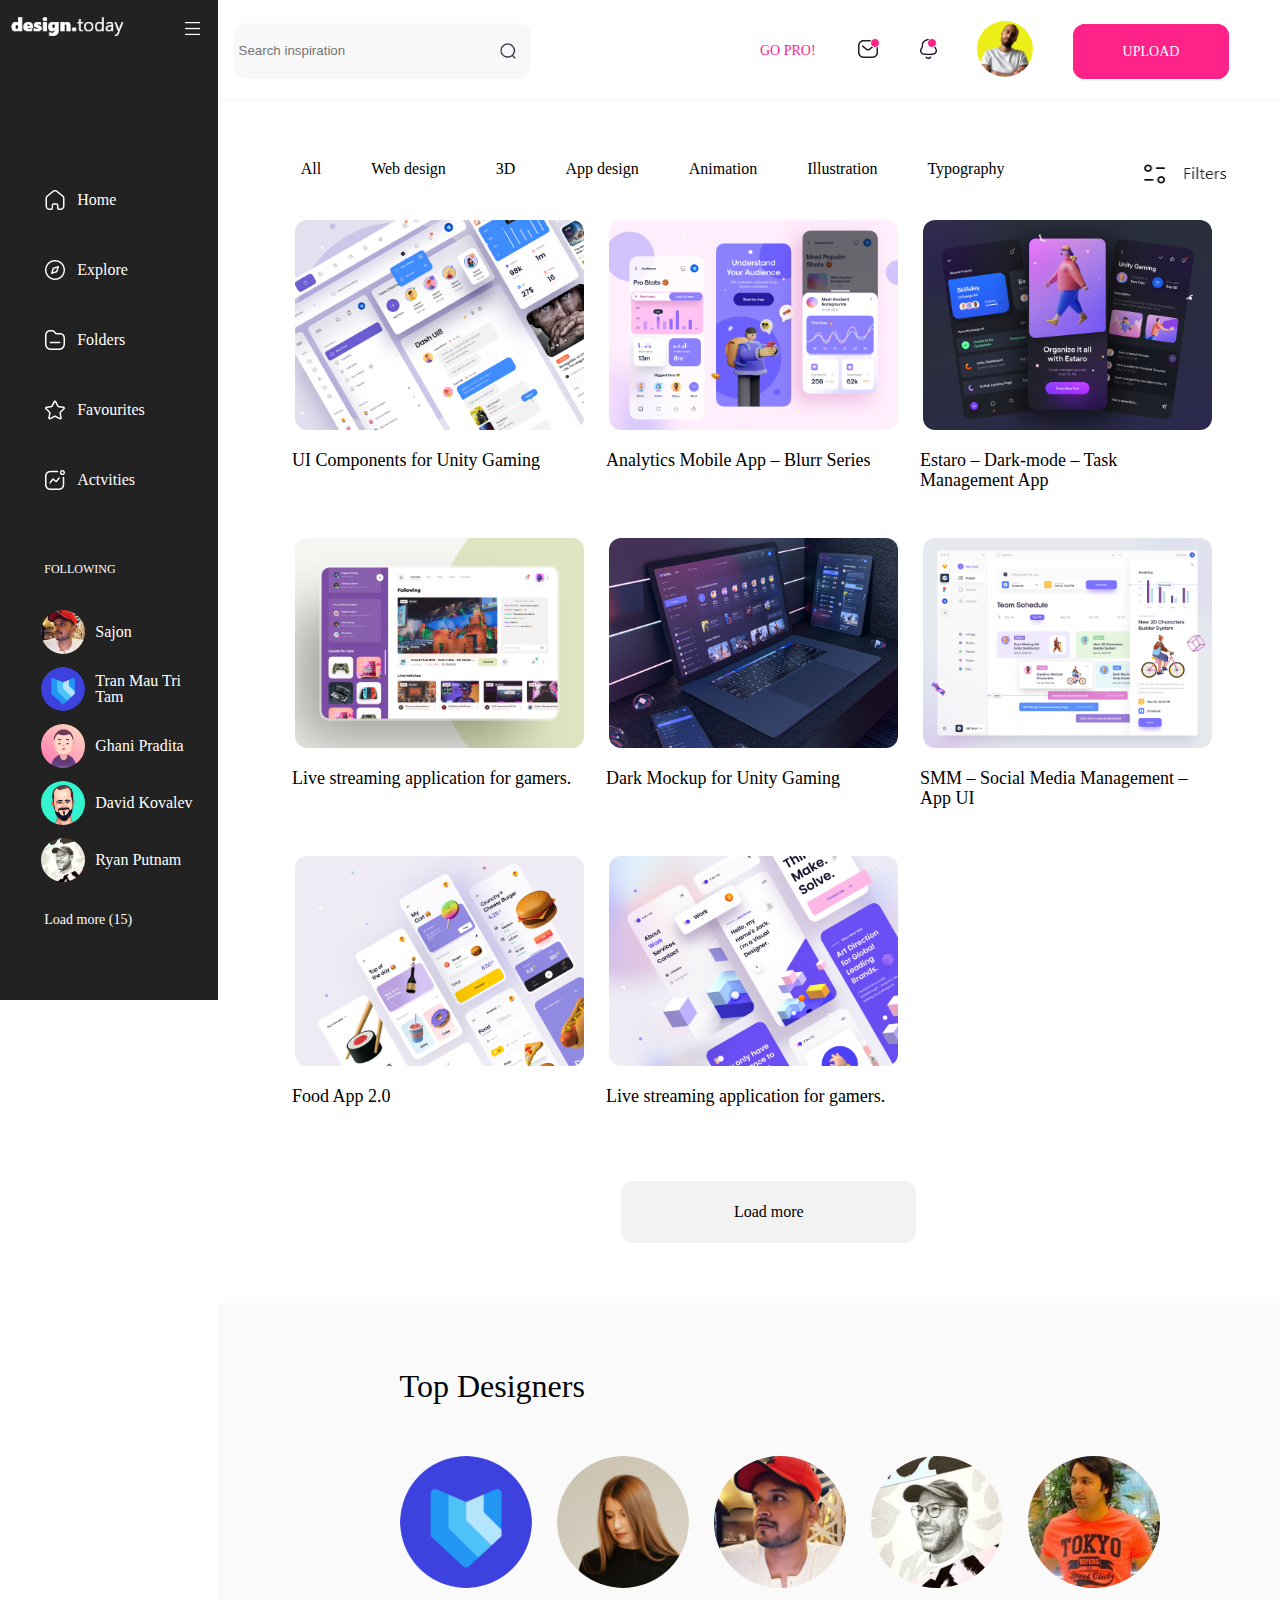
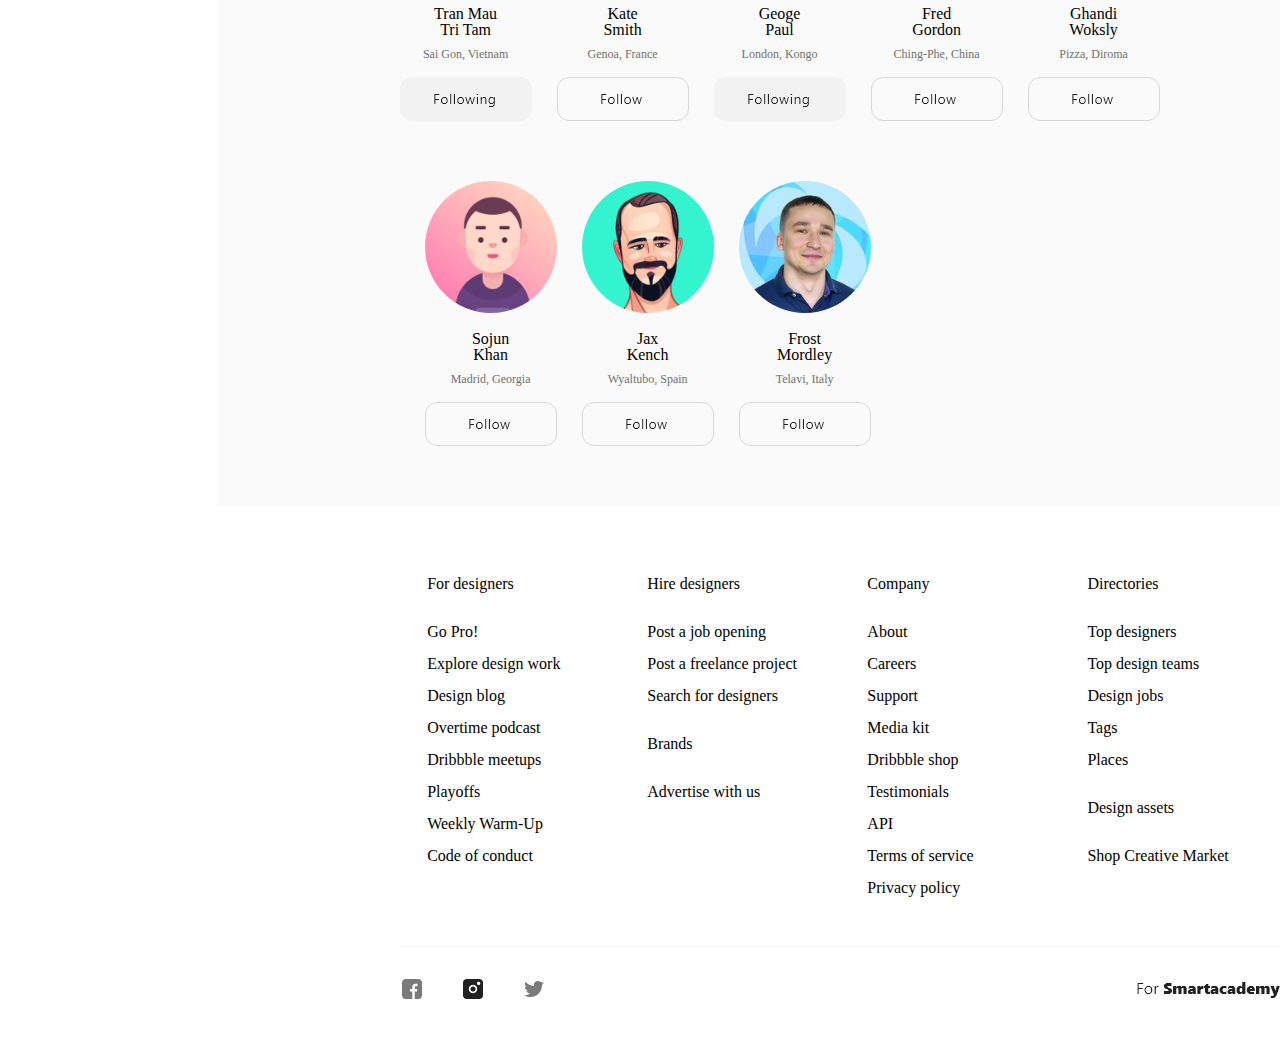
<file: index.html>
<!DOCTYPE html>
<html lang="en">
<head>
    <link rel="stylesheet" href="./css/reset.css">
    <link rel="stylesheet" href="./css/style.css">
    <meta charset="UTF-8">
    <meta http-equiv="X-UA-Compatible" content="IE=edge">
    <meta name="viewport" content="width=device-width, initial-scale=1.0">
    <title>PageOne</title>
</head>
<body>
    <section class="section1">
        <div class="blackdiv">
            <div class="blacktop">
                <div class="numone">
                    <img class="designtoday" src="./images/design.today.png" alt="Logo">
                </div>
                <div class="numtwo">
                    <img class="burgericon" src="./images/Group 7.png" alt="BurgerIcon">
                </div>
            </div>
            <div class="menu">
                <div class="home">
                    <img class="icon" src="./images/Component 5 – 2.png" alt="home">
                    <p class="list"> Home </p>   
                </div>
                <div class="home1">
                    <img class="icon" src="./images/Component 3 – 2.png" alt="explore">
                    <p class="list"> Explore </p>   
                </div>
                <div class="home1">
                    <img class="icon" src="./images/Component 4 – 2.png" alt="ImageNotLoaded">
                    <p class="list"> Folders </p>   
                </div>
                <div class="home1">
                    <img class="icon" src="./images/Component 8 – 2.png" alt="ImageNotLoaded">
                    <p class="list"> Favourites </p>   
                </div>
                <div class="home1">
                    <img class="icon" src="./images/Component 1 – 2.png" alt="ImageNotLoaded">
                    <p class="list"> Actvities </p>   
                </div>
                <p class="follow">FOLLOWING</p>
                <div class="home3">
                    <img class="profile" src="./images/Rectangle 40.png" alt="ImageNotLoaded">
                    <p class="list"> Sajon </p>   
                </div>
                <div class="home2">
                    <img class="profile" src="./images/Rectangle 41.png" alt="ImageNotLoaded">
                    <p class="list55"> Tran Mau Tri Tam  </p>   
                </div>
                <div class="home2">
                    <img class="profile" src="./images/Rectangle 42.png" alt="ImageNotLoaded">
                    <p class="list"> Ghani Pradita </p>   
                </div>
                <div class="home2">
                    <img class="profile" src="./images/Rectangle 43.png" alt="ImageNotLoaded">
                    <p class="list"> David Kovalev </p>   
                </div>
                <div class="home2">
                    <img class="profile" src="./images/Rectangle 44.png" alt="ImageNotLoaded">
                    <p class="list"> Ryan Putnam </p>   
                </div>
                <p class="loadmore">Load more (15)</p>
            </div>
        </div>
        <div class="rightdiv">
            <header>
                <input class="search" type="search" placeholder="Search inspiration" >
                <input class="search1" type="search" placeholder="Search " >
                <nav>
                    <ul>
                        <li class="pink">GO PRO!</li>
                        <li class="secli"> 
                            <div class="messages">
                                <img  src="./images/Component 11 – 2.png" alt="ImageNotLoaded">
                                <div class="notification">
                                    <img  src="./images/Ellipse 2.png" alt="ImageNotLoaded">
                                </div>
                            </div>
                        </li>    
                        <li class="secli">
                            <div class="messages">
                                <img  src="./images/Notification.png" alt="ImageNotLoaded">
                                <div class="notificat">
                                    <img  src="./images/Ellipse 2.png" alt="ImageNotLoaded">
                                </div>
                            </div>
                        </li>
                        <li class="secli"> <a href="./page2.html"><img class="profpic" src="./images/Group 33.png" alt="ImageNotLoaded"></a></li>
                        <li class="secli">
                            <input type="file" id="files" hidden>
                            <label class="fileid" for="files">UPLOAD</label>
                                
                            </label>
                        </li>
                    </ul>
                </nav>
                <div class="numtwo2">
                    <img class="burgericon" src="./images3/images.png" alt="BurgerIcon">
                </div>
            </header>  
                <div class="navdiv">
                    <div class="per">
                        <div>
                            <h6 class="h6">All</h6>
                        </div>
                        <div>
                            <h6 class="h6">Web design</h6>
                        </div>
                        <div>
                            <h6 class="h6">3D</h6>
                        </div>
                        <div>
                            <h6 class="h6">App design</h6>
                        </div>
                        <div>
                            <h6 class="h6">Animation</h6>
                        </div>
                        <div>
                            <h6 class="h6">Illustration</h6>
                        </div>
                        <div>
                            <h6 class="h6">Typography</h6>
                        </div>
                    </div>
                    <img class="filter" src="./images/Group 19.png" alt="ImageNotLoaded">
                </div> 
                <div class="sectiondiv">
                    <div class="kubiki1">
                        <img class="kubikfoto" src="./images/Rectangle 45.png" alt="ImageNotLoaded">
                        <h5>UI Components for Unity Gaming</h5>
                    </div>
                    <div class="kubiki1">
                        <img class="kubikfoto" src="./images/Rectangle 46.png" alt="ImageNotLoaded">
                        <h5>Analytics Mobile App – Blurr Series</h5>
                    </div>
                    <div class="kubiki1">
                        <img class="kubikfoto" src="./images/Rectangle 47.png" alt="ImageNotLoaded">
                        <h5>Estaro – Dark-mode – Task Management App</h5>
                    </div>
                    <div class="kubiki3">
                        <img class="kubikfoto" src="./images/Rectangle 48.png" alt="ImageNotLoaded">
                        <h5>Live streaming application for gamers.</h5>
                    </div>
                    <div class="kubiki">
                        <img class="kubikfoto" src="./images2/Rectangle 45.png" alt="ImageNotLoaded">
                        <h5>Dark Mockup for Unity Gaming</h5>
                    </div>
                    <div class="kubiki">
                        <img class="kubikfoto" src="./images2/Rectangle 46.png" alt="ImageNotLoaded">
                        <h5>SMM – Social Media Management – App UI</h5>
                    </div>
                    <div class="kubiki">
                        <img class="kubikfoto" src="./images2/Rectangle 47.png" alt="ImageNotLoaded">
                        <h5>Food App 2.0 </h5>
                    </div>
                    <div class="kubiki4">
                        <img class="kubikfoto" src="./images2/Rectangle 48.png" alt="ImageNotLoaded">
                        <h5>Live streaming application for gamers.</h5>
                    </div>
                </div>
                <div class="loadmore1">
                    Load more
                </div>

                <div class="top">
                    <h4 class="topdesigners">Top Designers</h4>
                    <div class="following">
                        <div class="profilefollow">
                            <img class="profimage" src="./images3/Rectangle 65.png" alt="ImageNotLoaded">
                            <h3>Tran Mau <br> Tri Tam </h3>
                            <h2 class="locat">Sai Gon, Vietnam</h2>
                            <img class="followimg" src="./images3/Group 26.png" alt="ImageNotLoaded">
                        </div>
                        <div class="profilefollow1">
                            <img class="profimage" src="./images3/Rectangle 66.png" alt="ImageNotLoaded">
                            <h3>Kate <br> Smith </h3>
                            <h2 class="locat">Genoa, France</h2>
                            <img class="followimg" src="./images3/Group 27.png" alt="ImageNotLoaded">
                        </div>
                        <div class="profilefollow1">
                            <img class="profimage" src="./images3/Rectangle 67.png" alt="ImageNotLoaded">
                            <h3>Geoge <br> Paul </h3>
                            <h2 class="locat">London, Kongo</h2>
                            <img class="followimg" src="./images3/Group 26.png" alt="ImageNotLoaded">
                        </div>
                        <div class="profilefollow1">
                            <img class="profimage" src="./images3/Rectangle 68.png" alt="ImageNotLoaded">
                            <h3>Fred <br> Gordon </h3>
                            <h2 class="locat">Ching-Phe, China</h2>
                            <img class="followimg" src="./images3/Group 27.png" alt="ImageNotLoaded">
                        </div>
                        <div class="profilefollow1">
                            <img class="profimage" src="./images3/Rectangle 69.png" alt="ImageNotLoaded">
                            <h3> Ghandi <br> Woksly </h3>
                            <h2 class="locat">Pizza, Diroma</h2>
                            <img class="followimg" src="./images3/Group 27.png" alt="ImageNotLoaded">
                        </div>
                        <div class="profilefollow1">
                            <img class="profimage" src="./images3/Rectangle 70.png" alt="ImageNotLoaded">
                            <h3>Sojun <br> Khan </h3>
                            <h2 class="locat">Madrid, Georgia</h2>
                            <img class="followimg" src="./images3/Group 27.png" alt="ImageNotLoaded">
                        </div>
                        <div class="profilefollow1">
                            <img class="profimage" src="./images3/Rectangle 71.png" alt="ImageNotLoaded">
                            <h3>Jax <br> Kench </h3>
                            <h2 class="locat">Wyaltubo, Spain</h2>
                            <img class="followimg" src="./images3/Group 27.png" alt="ImageNotLoaded">
                        </div>
                        <div class="profilefollow1">
                            <img class="profimage" src="./images3/Rectangle 72.png" alt="ImageNotLoaded">
                            <h3>Frost <br> Mordley </h3>
                            <h2 class="locat">Telavi, Italy</h2>
                            <img class="followimg" src="./images3/Group 27.png" alt="ImageNotLoaded">
                        </div>
                    </div>
                </div>
                <footer>
                    <div class="texture">
                        <div>For designers <br> <br> <br>
                            Go Pro! <br> <br>
                            Explore design work <br> <br>
                            Design blog <br> <br>
                            Overtime podcast <br> <br>
                            Dribbble meetups <br> <br>
                            Playoffs <br> <br>
                            Weekly Warm-Up <br> <br>
                            Code of conduct</div> 
                        <div> Hire designers <br> <br> <br>
                            Post a job opening <br> <br>
                            Post a freelance project <br> <br>
                            Search for designers <br> <br> <br>
                            Brands<br> <br> <br>
                            Advertise with us
                        </div>
                        <div>
                            Company <br> <br> <br>
                            About <br> <br>
                            Careers <br> <br>
                            Support <br> <br>
                            Media kit <br> <br>
                            Dribbble shop <br> <br>
                            Testimonials <br> <br>
                            API <br> <br>
                            Terms of service <br> <br>
                            Privacy policy 
                        </div>
                        <div>
                            Directories <br> <br> <br>
                            Top designers <br> <br>
                            Top design teams <br> <br>
                            Design jobs <br> <br>
                            Tags <br> <br>
                            Places <br> <br> <br>
                            Design assets <br> <br> <br>
                            Shop Creative Market
                        </div>

                    </div>
                    <div class="footerdiv">
                        <div><a href="https://www.facebook.com/"><img class="er" src="./images3/Component 12 – 2.png" alt="ImageNotLoaded"></a>
                            <a href="https://www.instagram.com/"><img class="er" src="./images3/Component 13 – 2.png" alt="ImageNotLoaded"></a>
                            <a href="https://twitter.com/"><img class="er" src="./images3/Component 14 – 2.png" alt="ImageNotLoaded"></a></div>
                        <div><img class="px" src="./images3/For Smartacademy.png" alt="ImageNotLoaded"></div>
                        
                    </div>
                </footer>

        </div>
    </section>
</body>
</html>
</file>
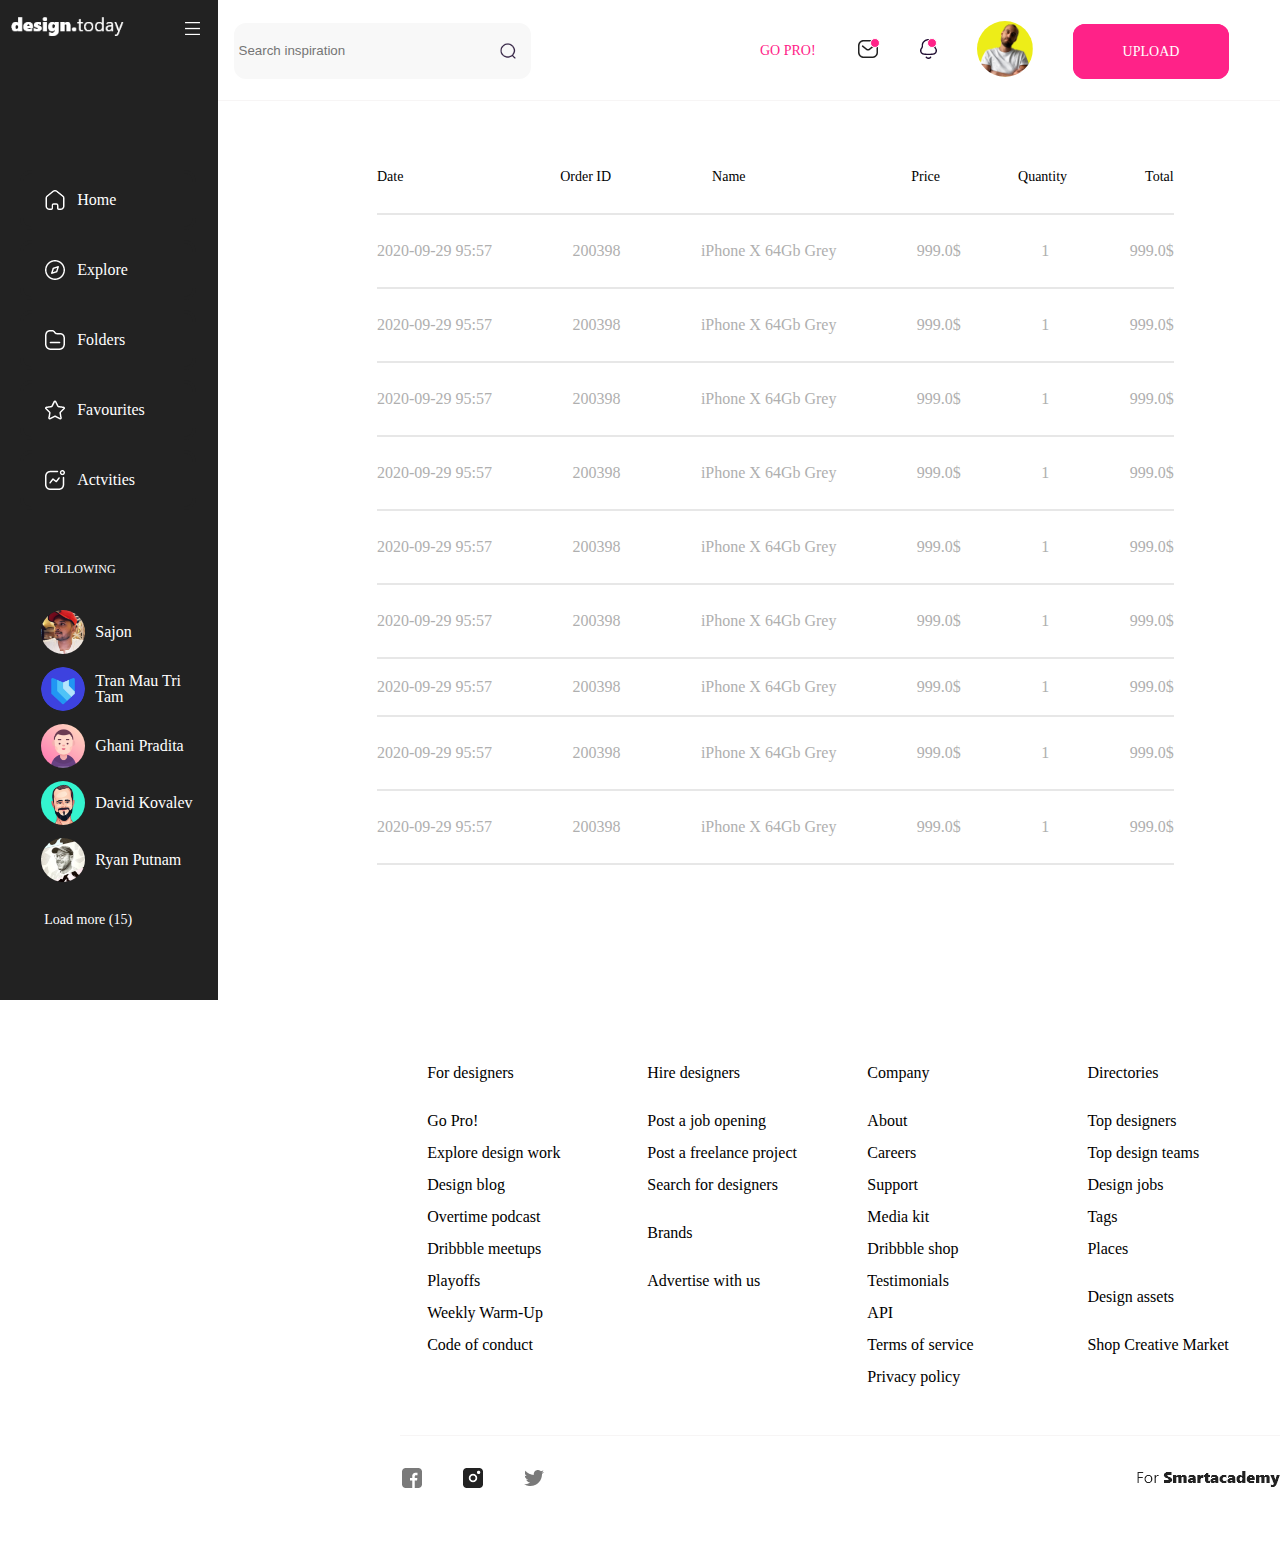
<file: page2.html>
<!DOCTYPE html>
<html lang="en">
<head>
    <link rel="stylesheet" href="./css/reset.css">
    <link rel="stylesheet" href="./css/style.css">
    <meta charset="UTF-8">
    <meta http-equiv="X-UA-Compatible" content="IE=edge">
    <meta name="viewport" content="width=device-width, initial-scale=1.0">
    <title>Document</title>
</head>
<body>
    <section class="section1">
        <div class="blackdiv">
            <div class="blacktop">
                <div class="numone">
                    <img class="designtoday" src="./images/design.today.png" alt="Logo">
                </div>
                <div class="numtwo">
                    <img class="burgericon" src="./images/Group 7.png" alt="BurgerIcon">
                </div>
            </div>
            <div class="menu">
                <a href="./index.html">
                    <div class="home">
                        <img class="icon" src="./images/Component 5 – 2.png" alt="ImageNotLoaded">
                        <p class="list"> Home </p>   
                    </div>
                </a>
                <div class="home1">
                    <img class="icon" src="./images/Component 3 – 2.png" alt="ImageNotLoaded">
                    <p class="list"> Explore </p>   
                </div>
                <div class="home1">
                    <img class="icon" src="./images/Component 4 – 2.png" alt="ImageNotLoaded">
                    <p class="list"> Folders </p>   
                </div>
                <div class="home1">
                    <img class="icon" src="./images/Component 8 – 2.png" alt="ImageNotLoaded">
                    <p class="list"> Favourites </p>   
                </div>
                <div class="home1">
                    <img class="icon" src="./images/Component 1 – 2.png" alt="ImageNotLoaded">
                    <p class="list"> Actvities </p>   
                </div>
                <p class="follow">FOLLOWING</p>
                <div class="home3">
                    <img class="profile" src="./images/Rectangle 40.png" alt="ImageNotLoaded">
                    <p class="list"> Sajon </p>   
                </div>
                <div class="home2">
                    <img class="profile" src="./images/Rectangle 41.png" alt="ImageNotLoaded">
                    <p class="list55"> Tran Mau Tri Tam  </p>   
                </div>
                <div class="home2">
                    <img class="profile" src="./images/Rectangle 42.png" alt="ImageNotLoaded">
                    <p class="list"> Ghani Pradita </p>   
                </div>
                <div class="home2">
                    <img class="profile" src="./images/Rectangle 43.png" alt="ImageNotLoaded">
                    <p class="list"> David Kovalev </p>   
                </div>
                <div class="home2">
                    <img class="profile" src="./images/Rectangle 44.png" alt="ImageNotLoaded">
                    <p class="list"> Ryan Putnam </p>   
                </div>
                <p class="loadmore">Load more (15)</p>
            </div>
        </div>
        <div class="rightdiv">
            <header>
                <input class="search" type="search" placeholder="Search inspiration" >
                <input class="search1" type="search" placeholder="Search " >
                <nav>
                    <ul>
                        <li class="pink">GO PRO!</li>
                        <li class="secli"> 
                            <div class="messages">
                                <img  src="./images/Component 11 – 2.png" alt="ImageNotLoaded">
                                <div class="notification">
                                    <img  src="./images/Ellipse 2.png" alt="ImageNotLoaded">
                                </div>
                            </div>
                        </li>    
                        <li class="secli">
                            <div class="messages">
                                <img  src="./images/Notification.png" alt="ImageNotLoaded">
                                <div class="notificat">
                                    <img  src="./images/Ellipse 2.png" alt="ImageNotLoaded">
                                </div>
                            </div>
                        </li>
                        <li class="secli"> <a href="./page2.html"><img class="profpic" src="./images/Group 33.png" alt="ImageNotLoaded"></a></li>
                        <li class="secli">
                            <input type="file" id="files" hidden>
                            <label class="fileid" for="files">UPLOAD</label>
                                
                            </label>
                        </li>
                    </ul>
                </nav>
                <div class="numtwo2">
                    <img class="burgericon" src="./images3/images.png" alt="BurgerIcon">
                </div>
        </header>
        <div class="tablediv">
            <table>
                <tr class="mtr">
                  <th class="date">Date</th>
                  <th class="order">Order ID</th>
                  <th class="namee">Name</th>
                  <th class="price">Price</th>
                  <th class="quantity">Quantity</th>
                  <th class="total">Total</th>
                </tr>
                <tr class="trtr">
                    <td>Date</td>
                    <td>Order ID</td>
                    <td>Name</td>
                    <td>Price</td>
                    <td>Quantity</td>
                    <td>Total</td>
                  </tr>
                <tr class="tr">
                  <td>2020-09-29 95:57</td>
                  <td>200398</td>
                  <td>iPhone X 64Gb Grey</td>
                  <td>999.0$</td>
                  <td>1</td>
                  <td>999.0$</td>
                </tr>
                <tr class="tr">
                    <td>2020-09-29 95:57</td>
                    <td>200398</td>
                    <td>iPhone X 64Gb Grey</td>
                    <td>999.0$</td>
                    <td>1</td>
                    <td>999.0$</td>
                  </tr>
                  <tr class="tr">
                    <td>2020-09-29 95:57</td>
                    <td>200398</td>
                    <td>iPhone X 64Gb Grey</td>
                    <td>999.0$</td>
                    <td>1</td>
                    <td>999.0$</td>
                  </tr>
                  <tr class="tr3">
                    <td class="tdpink">2020-09-29 95:57</td>
                    <td class="tdpink">200398</td>
                    <td class="tdpink">iPhone X 64Gb Grey</td>
                    <td class="tdpink">999.0$</td>
                    <td class="tdpink">1</td>
                    <td class="tdpink">999.0$</td>
                  </tr>
                  <tr class="tr">
                    <td>2020-09-29 95:57</td>
                    <td>200398</td>
                    <td>iPhone X 64Gb Grey</td>
                    <td>999.0$</td>
                    <td>1</td>
                    <td>999.0$</td>
                  </tr>
                  <tr class="tr">
                    <td>2020-09-29 95:57</td>
                    <td>200398</td>
                    <td>iPhone X 64Gb Grey</td>
                    <td>999.0$</td>
                    <td>1</td>
                    <td>999.0$</td>
                  </tr>
                  <tr class="tr1">
                    <td>2020-09-29 95:57</td>
                    <td>200398</td>
                    <td>iPhone X 64Gb Grey</td>
                    <td>999.0$</td>
                    <td>1</td>
                    <td>999.0$</td>
                  </tr>
                  <tr class="tr2">
                    <td>2020-09-29 95:57</td>
                    <td>200398</td>
                    <td>iPhone X 64Gb Grey</td>
                    <td>999.0$</td>
                    <td>1</td>
                    <td>999.0$</td>
                  </tr>
                  <tr class="tr" class="noborder">
                    <td >2020-09-29 95:57</td>
                    <td >200398</td>
                    <td >iPhone X 64Gb Grey</td>
                    <td >999.0$</td>
                    <td >1</td>
                    <td >999.0$</td>
                  </tr>

                
              </table>
        </div>
        <footer class="foot2">
            <div class="texture">
                <div>For designers <br> <br> <br>
                    Go Pro! <br> <br>
                    Explore design work <br> <br>
                    Design blog <br> <br>
                    Overtime podcast <br> <br>
                    Dribbble meetups <br> <br>
                    Playoffs <br> <br>
                    Weekly Warm-Up <br> <br>
                    Code of conduct</div> 
                <div> Hire designers <br> <br> <br>
                    Post a job opening <br> <br>
                    Post a freelance project <br> <br>
                    Search for designers <br> <br> <br>
                    Brands<br> <br> <br>
                    Advertise with us
                </div>
                <div>
                    Company <br> <br> <br>
                    About <br> <br>
                    Careers <br> <br>
                    Support <br> <br>
                    Media kit <br> <br>
                    Dribbble shop <br> <br>
                    Testimonials <br> <br>
                    API <br> <br>
                    Terms of service <br> <br>
                    Privacy policy 
                </div>
                <div>
                    Directories <br> <br> <br>
                    Top designers <br> <br>
                    Top design teams <br> <br>
                    Design jobs <br> <br>
                    Tags <br> <br>
                    Places <br> <br> <br>
                    Design assets <br> <br> <br>
                    Shop Creative Market
                </div>

            </div>
            <div class="footerdiv">
                <div><a href="https://www.facebook.com/"><img class="er" src="./images3/Component 12 – 2.png" alt="ImageNotLoaded"></a>
                    <a href="https://www.instagram.com/"><img class="er" src="./images3/Component 13 – 2.png" alt="ImageNotLoaded"></a>
                    <a href="https://twitter.com/"><img class="er" src="./images3/Component 14 – 2.png" alt="ImageNotLoaded"></a></div>
                <div><img class="px" src="./images3/For Smartacademy.png" alt="ImageNotLoaded"></div>
                
            </div>
        </footer>
        </div>
        
        </section>        
</body>
</html>
</file>
<file: css/style.css>
body{
    max-width: 1920px;
    width: 100%;
    margin: 0 auto;
    font-family: 'Montserrat';
}
.section1{
    display: flex;
    max-width: 1900px;
    width: 100%;
    flex-wrap: wrap;
    font-family: 'Montserrat';
}
/* Black Menu */
.blackdiv{
    width: 17%;
    background-color: #222222;
    height: 1000px;
    max-width: 319px;
    font-family: 'Montserrat';
    
}
.blacktop{
    height: 17%;
    width: 100%;
    display: flex;
}
.designtoday{
    width: 65%;
    height: auto;
}
.burgericon{
    width:70%;
    height:8%;
}
.numone{
    width: 80%;
    height: auto;
    margin-top: 5%;
    margin-left: 5%;
}
.numtwo{
    width:10%;
    height:100%;
    margin-top: 10%;
}
.menu{
    padding-left: 9%;
    width: 81%;
}
.list{
    font-size: 16px;
    color: white;
    padding-left: 6%;
    width: 124px;
    
}
.list55{
    font-size: 16px;
    color: white;
    padding-left: 6%;
    width: 160px;
    
}
.home{
    height: 54px;
    background-color: #222222;
    border: #222222 solid;
    border-radius: 12px;
    display: flex;
    align-items: center;
    transition-duration: 0.4s;
    cursor: pointer;
}
.home1{
    margin-top: 10px;
    height: 54px;
    background-color: #222222;
    border: #222222 solid;
    border-radius: 12px;
    display: flex;
    align-items: center;
    transition-duration: 0.4s;
    cursor: pointer;
}
.icon{
    padding-left: 12%;
    width: 24px;
    height: 24px;
}
.home:hover{
    background-color: #FF2288;
    border: #FF2288 solid;
}
.home1:hover{
    background-color: #FF2288;
    border: #FF2288 solid;
}
.follow{
    color: white;
    font-size: 12px;
    padding-left: 14%;
    padding-top: 30%;
}
.profile{
    width: 44px;
    height: 44px;
    padding-left: 12%;
}
.home2{
    margin-top: 3px;
    height: 54px;
    display: flex;
    align-items: center;
    cursor: pointer;
}
.home3{
    margin-top: 30px;
    height: 54px;
    display: flex;
    align-items: center;
    cursor: pointer;
}
.loadmore{
    color: white;
    font-size: 14px;
    padding-left: 14%;
    padding-top: 15%;
}
/* right side */
header{
    display: flex;
    align-items: center;
    justify-content: space-between;
    border-bottom: 1px solid rgba(240, 235, 235, 0.5);
    padding-bottom: 20px;
    width: 100%;
    margin-top: 2%;
}

.rightdiv{
    width: 83%;
    max-width: 1550px;
    
}
.search{
    width:28%;
    height: 56px;
    background-color: #F8F8F8;
    border: #F8F8F8 solid;
    border-radius: 12px;
    background-image: url('/images/Component\ 9\ –\ 2.png');
    background-repeat: no-repeat;
    background-position: 96%;
    background-size: 18px 18px;
    margin-left: 1.5%;
    outline: none;
}
.pink{
    font-size: 14px;
    color: #FF2288;
    cursor: pointer;
}
ul{
    display: flex;
    align-items: center;
    flex-wrap: wrap;
    
}
.messages{
    position: relative;
    cursor: pointer;

}
.notification{
    position: absolute;
    top: -2px;
    right: 0px;
    opacity: 100%;
    animation: twinkle 1s   infinite ease-in-out;
}
.notificat{
    position: absolute;
    top: -4px;
    right: 0px;
    opacity: 100%;
    animation: twinkle 1s   infinite ease-in-out;
}
@keyframes twinkle {
    20% {
      opacity: 0;
    }
}
.fileid{
    background-color: #FF2288;
    border-left: #FF2288 50px solid;
    border-right: #FF2288 50px solid;
    border-top:#FF2288 20px solid;
    border-bottom: #FF2288 20px solid;
    border-radius: 12px;
    width: 200px;
    height: 60px;
    font-size: 14px;
    color: white;
    cursor: pointer;
}
.secli {
    padding-left: 8%;
}
nav{
    position: relative;
    margin-right:20px;
    width: 500px;
}
.navdiv {
    margin-left: 10%;
    display: flex;
    justify-content: space-between;
    flex-wrap: wrap;
    margin-top: 40px;
    align-items: center;
    margin-right: 30px;
    width: 74%;
}
.h6{
    font-size: 16px;
    padding: 20px;
}
.per{
    height: 56px;
    display: flex;
    align-items: center;
    transition: all 2s;
}
.per div {
    
    margin-left: 10px;
    cursor: pointer;
}
.per div:hover {
    background-color: #F8F8F8;
    border-radius: 12px;
    
}
.filter{
    width: 85px;
    height: 24px;
    cursor: pointer;
}
.sectiondiv{
    margin-left: 7%;
    margin-top: 20px;
    display: flex;
    flex-wrap: wrap;

}
.kubiki1{
    width: 289px;
    height: 278px;
    margin-right: 25px;
    margin-bottom: 40px;
    cursor: pointer;  
}
.kubiki{
    width: 289px;
    height: 278px;
    margin-right: 25px;
    cursor: pointer;
    
    
}


.kubiki3{
    width: 289px;
    height: 278px;
    margin-bottom: 40px;
    cursor: pointer;
    
}
.kubiki4{
    width: 289px;
    height: 278px;
    cursor: pointer;
    
}
h5{
    font-size: 18px;
    padding-top: 14px;
    line-height: 20px;
}
.kubikfoto{
    border:white solid;
    border-radius: 12px;
    
}
.loadmore1 {
    margin-top: 50px;
    width: 289px;
    height: 56px;
    border: #F2F2F2 solid;
    border-radius: 12px;
    background-color: #F2F2F2;
    margin-left: 38%;
    font-size: 16px;
    display: flex;
    justify-content: center;
    align-items: center;
    cursor: pointer;
}
.top{
    background-color: #FAFAFA;
    margin-top: 60px;
}
.topdesigners{
    font-size: 32px;
    margin-left:182px;
    padding-top: 67px;
    
}
.following{
    display: flex;
    flex-wrap: wrap;
    margin-left:182px;
    margin-top: 54px;
    
}
.profilefollow{
    width: 132px;
    padding-bottom: 60px;
    

}
.profilefollow1{
    width: 132px;
    margin-left: 25px;
    padding-bottom: 60px;

}
h3{
    font-size: 16px;
    text-align: center;
    margin-top: 15px;

}
.locat{
    text-align: center;
    color: #707070;
    font-size: 12px;
    margin-top: 10px;
}
.followimg{
    margin-top: 17px;
    cursor: pointer;
    display: flex;
}
.followimg:hover{
    transform: scale(0.9);
}
.profimage{
    cursor: pointer;
}
footer{
    max-width: 1601px;
    margin-left: 182px;
    margin-top: 70px;
    margin-bottom: 50px;
}
.texture{
    
    display: flex;
    flex-wrap: wrap;
    justify-content: space-around;
    border-bottom: 1px solid rgba(240, 235, 235, 0.5);
    padding-bottom: 50px;
}
.texture div {
    width: 165px;
    font-size: 16px;
}
.er {
    margin-right: 33px;
}
.footerdiv {
    margin-top: 30px;
    display: flex;
    flex-wrap: wrap;
    justify-content: space-between;
}
.tablediv{
    margin-top: 40px;
    width: 75%;
    margin-left: 15%;
    display: flex;
    justify-content: space-between;
}
table{
    width: 100%;
}

td{
    font-size: 16px;
    color: #AFAFAF;
}
th{
    font-size: 14px;
}
.tr{
    height: 72px;
    display: flex;
    align-items: center;
    border-bottom: #E7E7E7 solid 2px;
    justify-content: space-between;
}
a{
    text-decoration: none;
}
.tr3{
    
    height: 72px;
    display: flex;
    align-items: center;
    border-bottom: #E7E7E7 solid 2px;
    justify-content: space-between;
    
    
    
}
.search1{
    display: none;
}
.tr1{
    height: 56px;
    display: flex;
    align-items: center;
    justify-content: space-between;
    border-bottom: #E7E7E7 solid 2px;
    
}
tr:hover{
    background-color: #F2F2F2;
    border-radius: 12px;
    
}
tr:hover td{
    color: #FF2288;
}
.tr2{
    height: 72px;
    display: flex;
    align-items: center;
    border-bottom: #E7E7E7 solid 2px;
    justify-content: space-between;
    
    
}
.noborder{
    border: none;
}
.mtr{
    height: 72px;
    display: flex;
    align-items: center;
    justify-content: space-between;
    border-bottom: #E7E7E7 solid 2px;
    width: 100%;
}
.order{
    margin-left: 18%;
    width: 65px;
    
}
.namee{
    padding-left: 11%;
}
.price{
    padding-left: 20%;
}
.quantity{
    padding-left: 9%;
}
.trtr{
    display: none;
}
.total{
    padding-left: 9%;
}
.foot2{
    max-width: 1601px;
    margin-left: 182px;
    margin-top: 200px;
    margin-bottom: 50px;
}
@media (max-width:1594px) {
    .kubiki3{
        margin-right: 25px;
    }
    .navdiv{
        margin-right:5%;
        margin-left:5%;
        width: 90%;
    }
    .filter{
        margin-left:3%;
        margin-top: 10px;
    }
}
@media (max-width:1220px) {
    .sectiondiv{
        margin-left: 8px;
    }
    .kubiki,.kubiki1,.kubiki3,.kubiki4{
        width: 200px;
        height: 278px;
        margin-right: 10px;
    }
    .kubikfoto{
        width: 100%;
    }
    .blacktop{
        height: 8%;
        width: 100%;
        display: flex;
    }
}
.numtwo2{
    display: none;
}
@media (max-width:833px) {
    .per{
        display: none;
    }
    .fileid,#files{
        display: none;
    }
    .blackdiv{
        display: none;
    }
    .numtwo2{
        display: block;
        width: 50px;
    }
    header{
        display: flex;
        justify-content: space-between;
        width: 100%;
    }
    .rightdiv{
        width: 100%;
    }
    nav{
        width: 220px;
        margin-right: 10px;
        margin-left: 10px;
    }
    .search1{
        display: block;
        width:28%;
        height: 56px;
        background-color: #F8F8F8;
        border: #F8F8F8 solid;
        border-radius: 12px;
        background-image: url('/images/Component\ 9\ –\ 2.png');
        background-repeat: no-repeat;
        background-position: 96%;
        background-size: 18px 18px;
        margin-left: 1.5%;
        outline: none;
    }
    .search{
        display: none;
    }
    .sectiondiv{
        margin-left: 7%;
    }
    .loadmore1{
        width: 40%;
        height: 36px;
        margin-left: 30%;
    }
    .topdesigners{
        margin-left:30%;
    }
    .following{
        margin-left:20%;
    }
    .texture{
        display: none;
    }
    .tablediv{
            font-family: arial, sans-serif;
            border-collapse: collapse;
            width: 100%;
            margin-left: 2px;
            justify-content: none;
          
    }
    td, th {
        border: 1px solid #dddddd;
        text-align: left;
        padding: 8px;
      }
      .mtr{
          border:none;
          justify-content: none;
          display: none;
      }
      .trtr{
          display: block;
          display: flex;
        align-items: center;
        justify-content: space-between;
      }
      th{
          border: none;
          padding: 0%;
          justify-content: none;
      }
      .order{
        margin-left: 0;
        
        
    }
    .namee{
        padding-left: -0;
    }
    .price{
        padding-left: 00%;
    }
    .quantity{
        padding-left: 0%;
    }
    .total{
        padding-left: 0%;
    }
}
</file>
